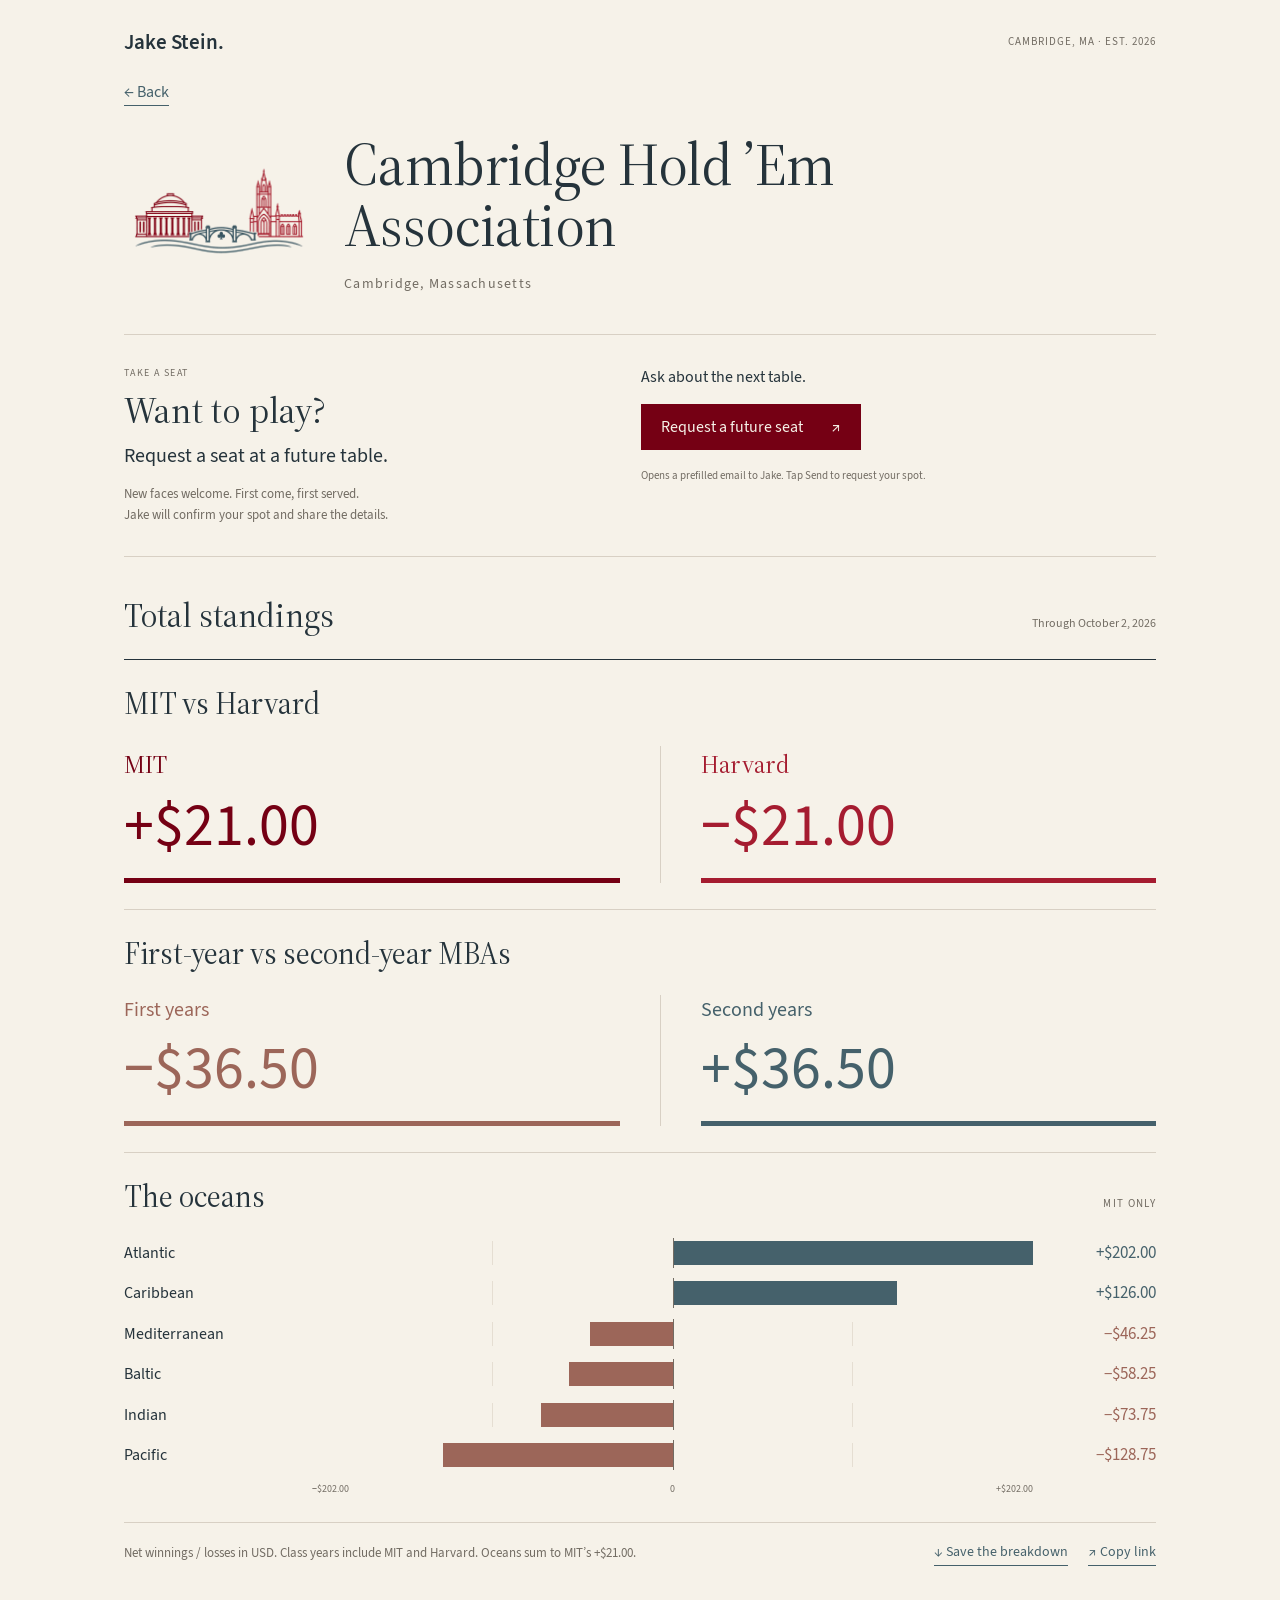
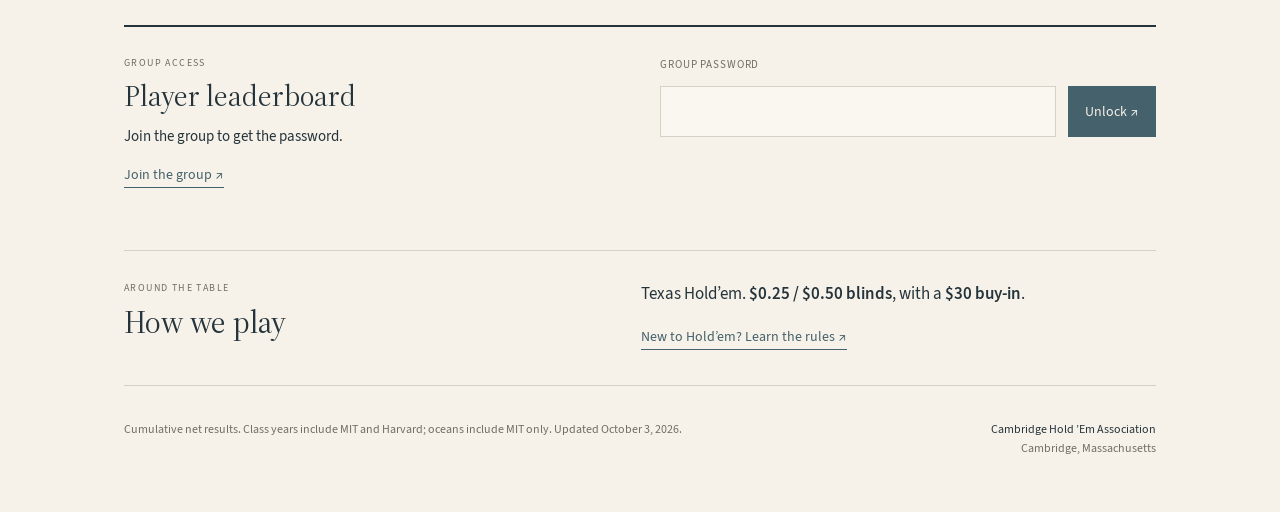
<file: holdem/index.html>
<!doctype html>
<html lang="en">
<head>
  <meta charset="utf-8">
  <meta name="viewport" content="width=device-width, initial-scale=1">
  <meta name="theme-color" content="#f6f2e9">
  <meta name="description" content="Cambridge Hold ’Em Association. Request a seat at an upcoming table and see MIT versus Harvard, MBA-year, and MIT-ocean standings.">
  <title>Standings · Cambridge Hold ’Em Association</title>
  <link rel="stylesheet" href="styles.css">
  <script type="module" src="app.mjs"></script>
</head>
<body>
  <a class="skip" href="#standings">Skip to standings</a>
  <div class="page">
    <div class="site-header"><a class="site-name" href="/">Jake Stein.</a><span class="site-note">CAMBRIDGE, MA · EST. 2026</span></div>
    <nav class="back-bar" aria-label="Back to Jake’s site"><a class="lnk" href="/">← Back</a></nav>
    <header class="masthead club-brand"><img class="club-mark" src="images/cambridge-emblem.png" alt="" width="190" height="150"><div><h1>Cambridge Hold ’Em<br>Association</h1><p class="lead">Cambridge, Massachusetts</p></div></header>
    <section class="play" id="play" aria-labelledby="play-title">
      <div class="play-intro"><p class="eyebrow">Take a seat</p><h2 id="play-title">Want to play?</h2><p class="play-lead">Request a seat at a future table.</p><p class="play-note">New faces welcome. First come, first served.<br>Jake will confirm your spot and share the details.</p></div>
      <div class="play-schedule"><ol class="upcoming-games" id="upcoming-games"><li class="game-empty"><p>Ask about the next table.</p><a class="seat-button" href="mailto:steinjp@mit.edu?subject=Cambridge%20Hold%20%E2%80%99Em%20%E2%80%94%20future%20seat%20request&amp;body=Hey%20Jake%2C%0D%0A%0D%0AI%27d%20like%20a%20seat%20at%20a%20future%20poker%20game.%20Please%20let%20me%20know%20what%27s%20coming%20up.">Request a future seat <span aria-hidden="true">↗</span></a></li></ol><p class="request-note">Opens a prefilled email to Jake. Tap Send to request your spot.</p></div>
    </section>
    <main id="standings">
      <div id="loading" role="status">Pulling up the table…</div>
      <div id="content" hidden>
        <div class="edition"><h2>Total standings</h2><p id="asof"></p></div>
        <div id="comparisons" class="comparisons"></div>
        <div class="share"><p>Net winnings / losses in USD.</p><div><button id="download">↓ Save the breakdown</button><button id="copy">↗ Copy link</button><a id="download-ready" class="lnk" hidden download>↓ Download image</a></div></div>
        <p id="action-status" class="action-status" role="status" aria-live="polite"></p>
        <section id="member-gate" class="member-gate" aria-labelledby="member-title">
          <div><p class="eyebrow">Group access</p><h2 id="member-title">Player leaderboard</h2><p>Join the group to get the password.</p><a class="lnk" href="mailto:steinjp@mit.edu?subject=Cambridge%20Hold%20%E2%80%99Em%20Association">Join the group ↗</a></div>
          <form id="unlock-form"><label for="group-password">Group password</label><div class="password-field"><input type="password" id="group-password" autocomplete="off" required><button type="submit" id="unlock">Unlock ↗</button></div><p id="unlock-status" role="status" aria-live="polite"></p></form>
        </section>
        <div id="member-content" hidden>
        <div class="member-controls"><span class="eyebrow">Group leaderboard unlocked</span><button id="lock" class="lnk">Lock leaderboard</button><button id="download-players" class="lnk">↓ Save player standings</button><a id="download-players-ready" class="lnk" hidden download>↓ Download player image</a></div>
        <section class="leaderboard" aria-labelledby="leaderboard-title">
          <div class="section-heading"><div><p class="eyebrow">Every seat, every dollar</p><h2 id="leaderboard-title">The leaderboard</h2></div><a href="#latest-game" id="latest-link">October 2 game ↗</a></div>
          <div class="filters"><label>School<select id="school-filter"><option value="all">Everyone</option><option value="MIT">MIT</option><option value="Harvard">Harvard</option></select></label><label>MBA year<select id="year-filter"><option value="all">All years</option><option value="1">First years</option><option value="2">Second years</option></select></label><label>MIT ocean<select id="ocean-filter"><option value="all">All oceans</option></select></label></div>
          <div class="ranking-heading"><span>Player</span><span>Net winnings / losses ($)</span><span>Net</span></div>
          <ol id="ranking" class="ranking"></ol>
          <p class="legend"><span class="positive-dot"></span> Up <span class="negative-dot"></span> Down · amounts are net results, in USD</p>
        </section>
        <section id="latest-game" class="latest" aria-labelledby="latest-title">
          <div class="section-heading"><div><p class="eyebrow">The latest night</p><h2 id="latest-title"></h2></div><span class="balanced" id="balance"></span></div>
          <div class="game-summary" id="game-summary"></div>
          <div class="game-table-wrap"><table><caption class="sr-only">Latest game player results</caption><thead><tr><th scope="col">Player</th><th scope="col">School</th><th scope="col">Net</th></tr></thead><tbody id="game-results"></tbody><tfoot><tr><th scope="row" colspan="2">Table total</th><td id="game-total"></td></tr></tfoot></table></div>
        </section>
        </div>
        <section class="house-rules" aria-labelledby="house-rules-title">
          <div><p class="eyebrow">Around the table</p><h2 id="house-rules-title">How we play</h2></div>
          <div><p>Texas Hold’em. <strong>$0.25 / $0.50 blinds</strong>, with a <strong>$30 buy-in</strong>.</p><a class="lnk" href="https://bicyclecards.com/how-to-play/texas-holdem-poker" target="_blank" rel="noopener noreferrer">New to Hold’em? Learn the rules ↗</a></div>
        </section>
        <footer><p id="source-note"></p><p>Cambridge Hold ’Em Association<br><span>Cambridge, Massachusetts</span></p></footer>
      </div>
    </main>
  </div>
</body>
</html>
</file>
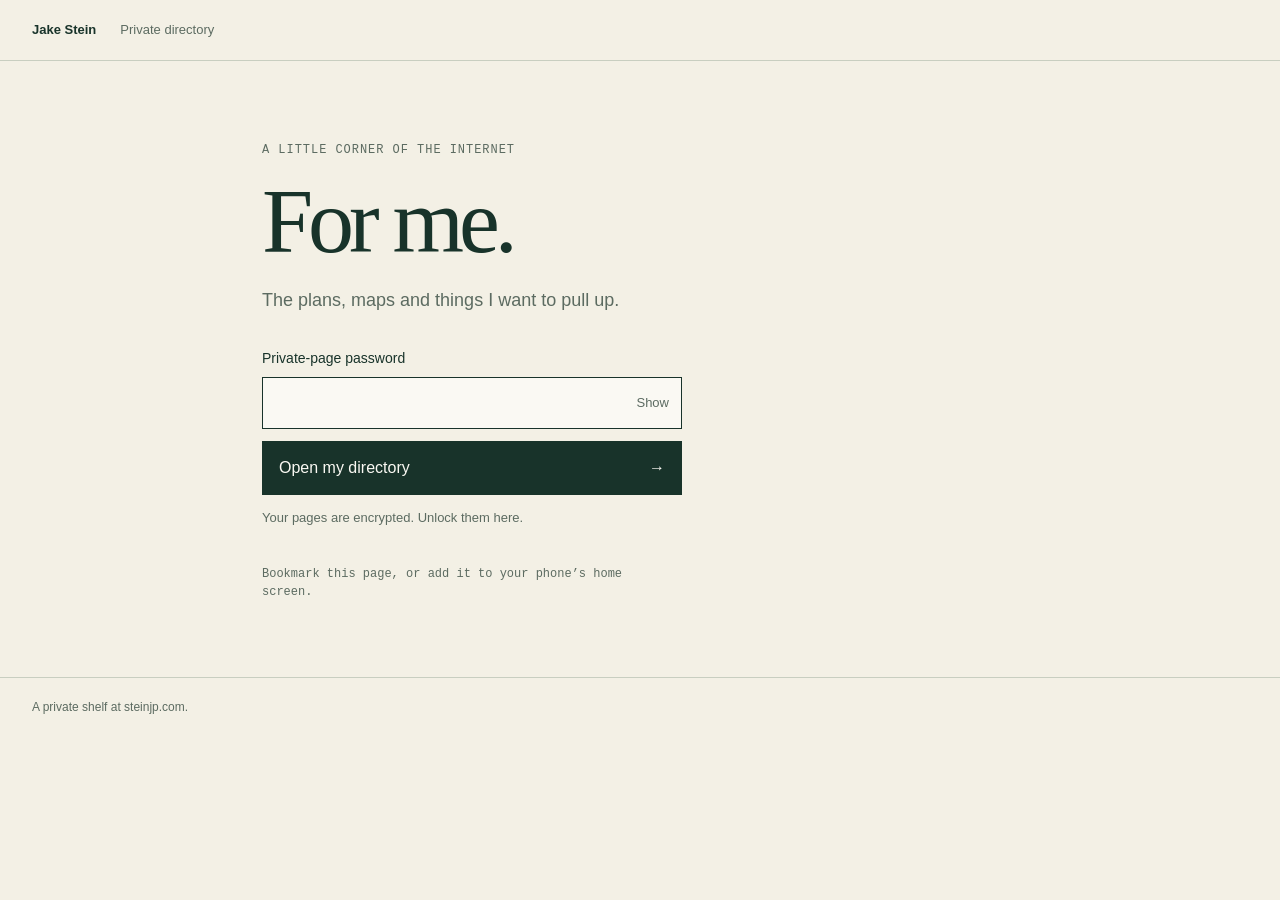
<file: private/index.html>
<!doctype html>
<html lang="en">
<head>
<meta charset="utf-8">
<meta name="viewport" content="width=device-width,initial-scale=1">
<meta name="robots" content="noindex,nofollow,noarchive">
<meta name="referrer" content="origin">
<meta name="color-scheme" content="light">
<meta http-equiv="Content-Security-Policy" content="default-src 'none'; script-src 'self' https://steinjp.com 'sha256-eSdPC1pfr+TDfrlZ3h5/uUkncggJUg9dn9XYsGRfmJo=' 'sha256-CpkJ6w/L9mrJkfaCyy16qtNBeG/wXdJXtJFmLRWlDWY=' 'sha256-xc1vYHVLwrfrH5wrS67DXDgSq+qmQ8iJLQIJMExpTQk='; style-src 'self' https://steinjp.com 'unsafe-inline'; img-src 'self' https://steinjp.com https://tile.openstreetmap.org data: blob:; connect-src 'self' https://tile.openstreetmap.org; frame-src 'self' blob:; object-src 'none'; base-uri 'none'; form-action 'none'">
<title>Private · Jake Stein</title>
<link rel="stylesheet" href="styles.css">
<script type="module" src="private.mjs"></script>
</head>
<body>
<header class="top"><a href="/">Jake Stein</a><span>Private directory</span><button id="lock" type="button" hidden>Lock <span aria-hidden="true">↗</span></button></header>
<main id="gate">
<div class="eyebrow">A little corner of the internet</div>
<h1>For me.</h1>
<p class="intro">The plans, maps and things I want to pull up.</p>
<form id="unlock-form">
<label for="password">Private-page password</label>
<div class="password-row"><input id="password" name="password" type="password" autocomplete="current-password" required spellcheck="false" autocapitalize="none" aria-describedby="status"><button id="show-password" type="button" aria-label="Show password" aria-pressed="false">Show</button></div>
<button class="primary" id="unlock" type="submit">Open my directory <span aria-hidden="true">→</span></button>
<p id="status" role="status" aria-live="polite">Your pages are encrypted. Unlock them here.</p>
</form>
<p class="small">Bookmark this page, or add it to your phone’s home screen.</p>
<noscript><p>JavaScript is needed to unlock your pages.</p></noscript>
</main>
<main id="directory" hidden>
<div class="eyebrow">The useful stuff</div><h1>My directory.</h1><p class="intro">Saved plans. Ready when I need them.</p>
<label class="search-label" for="search">Find a page</label><input id="search" type="search" placeholder="Search pages or tags…" autocomplete="off">
<div id="cards" class="cards"></div><p id="empty" hidden>No pages match that search.</p>
</main>
<section id="viewer" hidden aria-label="Private page">
<nav class="page-nav" aria-label="Private directory"><button id="back" type="button">← My directory</button><span id="page-title"></span></nav>
<nav id="file-nav" class="file-nav" aria-label="Private downloads"></nav>
<div id="frame-holder"></div>
</section>
<footer id="shell-footer">A private shelf at steinjp.com.</footer>
</body>
</html>
</file>
<file: holdem/styles.css>
/* Source fonts are by Adobe, under the SIL Open Font License included in fonts/. */
@font-face{font-family:ClubSerif;src:url('./fonts/source-serif-display.ttf') format('truetype');font-weight:400;font-display:swap}
@font-face{font-family:ClubText;src:url('./fonts/source-serif-text.ttf') format('truetype');font-weight:400;font-display:swap}
@font-face{font-family:ClubSans;src:url('./fonts/source-sans-regular.ttf') format('truetype');font-weight:400;font-display:swap}
@font-face{font-family:ClubSans;src:url('./fonts/source-sans-semibold.ttf') format('truetype');font-weight:600;font-display:swap}
:root{--ink:#25333b;--paper:#f6f2e9;--muted:#726c63;--hair:#d8d0c4;--mit:#750014;--harvard:#a51c30;--river:#45616b;--loss:#9c6659;--serif:ClubSerif,Georgia,serif;--body:ClubSans,'Helvetica Neue',Arial,sans-serif}
*{box-sizing:border-box}html,body{margin:0;background:var(--paper);color:var(--ink)}html{scroll-behavior:smooth}body{font:18px/1.5 var(--body);-webkit-font-smoothing:antialiased}button,input,select{font:inherit;color:inherit}button,a,select,input{-webkit-tap-highlight-color:transparent}a{color:inherit}button{cursor:pointer}[hidden]{display:none!important}button:focus-visible,a:focus-visible,input:focus-visible,select:focus-visible{outline:2px solid var(--river);outline-offset:4px}
.page{max-width:1100px;padding:28px 34px 42px;margin:auto}.site-header{display:flex;justify-content:space-between;align-items:center;gap:20px;margin-bottom:24px}.site-name{font:600 21px var(--body);text-decoration:none}.site-note{font-size:11px;letter-spacing:.09em;color:var(--muted)}.back-bar{font-size:16px;margin-bottom:30px}.lnk,.section-heading>a,.share button{color:var(--river);text-decoration:none;background:transparent;border:0;border-bottom:1px solid currentColor;padding:0 0 3px}.lnk:hover,.section-heading>a:hover,.share button:hover{color:var(--mit)}
.club-brand{display:flex;align-items:center;gap:30px;padding:0 0 40px}.club-mark{width:190px;height:150px;object-fit:contain;flex-shrink:0}.masthead h1{font:400 clamp(37px,5vw,59px)/1.04 var(--serif);letter-spacing:-.01em;margin:0 0 16px}.lead{margin:0;font-size:14px;letter-spacing:.09em;color:var(--muted)}h2{font:400 34px/1.15 var(--serif);margin:0}h3{font:400 31px/1.15 var(--serif);margin:0}.edition{display:flex;justify-content:space-between;align-items:baseline;gap:20px;margin-bottom:24px}.edition p{font-size:12px;color:var(--muted);margin:0}.eyebrow{font-size:10px;text-transform:uppercase;letter-spacing:.14em;color:var(--muted);margin:0 0 9px}
.comparisons{border-top:1px solid var(--ink)}.comparison{padding:26px 0;border-bottom:1px solid var(--hair)}.comparison:last-child{border-bottom:0}.comparison-heading{display:flex;align-items:baseline;justify-content:space-between;gap:20px}.scope{font-size:11px;letter-spacing:.12em;text-transform:uppercase;color:var(--muted);margin:0;white-space:nowrap}.pair{display:grid;grid-template-columns:1fr 1fr;gap:40px;margin:24px 0 0}.pair>div:last-child{border-left:1px solid var(--hair);padding-left:40px}.group-name{display:block;font-size:20px}.school-pair .group-name{font:400 26px var(--serif)}.group-total{display:block;font:400 clamp(39px,5.4vw,60px)/1.1 var(--body);font-variant-numeric:lining-nums tabular-nums;margin:10px 0 20px}.total-rule{display:block;width:100%;height:5px;background:var(--river)}.down .total-rule{background:var(--loss)}.neutral .total-rule{background:var(--hair)}.up{color:var(--river)}.down{color:var(--loss)}.neutral{color:var(--muted)}.school-MIT{color:var(--mit)}.school-Harvard{color:var(--harvard)}.school-MIT .total-rule{background:var(--mit)}.school-Harvard .total-rule{background:var(--harvard)}
.ocean-bars{display:grid;margin-top:25px;gap:15px}.diverging{display:grid;grid-template-columns:170px 1fr 105px;gap:18px;align-items:center}.diverging>span:first-child{font-size:16px}.diverging>span:last-child{text-align:right;font-size:17px;font-variant-numeric:tabular-nums}.bar-field{height:24px;position:relative;background-image:linear-gradient(to right,transparent calc(25% - .5px),#e5ded2 calc(25% - .5px),#e5ded2 calc(25% + .5px),transparent calc(25% + .5px),transparent calc(75% - .5px),#e5ded2 calc(75% - .5px),#e5ded2 calc(75% + .5px),transparent calc(75% + .5px))}.bar-field:after{content:'';position:absolute;left:50%;top:-3px;bottom:-3px;width:1px;background:var(--muted)}.bar{height:100%;position:absolute;top:0}.bar.positive{left:50%;background:var(--river)}.bar.negative{right:50%;background:var(--loss)}.axis{display:grid;grid-template-columns:170px 1fr 105px;gap:18px;margin-top:13px;color:var(--muted);font-size:10px;font-variant-numeric:tabular-nums}.axis>div{display:flex;justify-content:space-between}
.share{display:flex;justify-content:space-between;align-items:center;gap:28px;border-top:1px solid var(--hair);padding-top:18px}.share p{font-size:13px;line-height:1.55;color:var(--muted);max-width:54%;margin:0}.share>div{display:flex;gap:20px;flex-wrap:wrap;flex-shrink:0}.share button,.share .lnk{font-size:14px}.share button:disabled{color:var(--muted);cursor:progress}.action-status{min-height:21px;font-size:12px;margin:12px 0;color:var(--river)}
.member-gate{margin-top:26px;padding:28px 0;border-top:2px solid var(--ink);display:grid;grid-template-columns:1fr 1fr;gap:40px;align-items:center}.member-gate h2{font-size:30px}.member-gate p:not(.eyebrow){font-size:15px;margin:12px 0}.member-gate .lnk{font-size:14px}.member-gate form label{display:block;font-size:11px;text-transform:uppercase;letter-spacing:.08em;color:var(--muted);margin-bottom:12px}.password-field{display:flex;gap:12px}.password-field input{min-width:0;flex:1;width:100%;border:1px solid var(--hair);background:#faf7f1;border-radius:0;padding:11px 12px}.password-field button{border:0;background:var(--river);color:var(--paper);white-space:nowrap;padding:11px 17px;font-size:14px}.password-field button:disabled{opacity:.6;cursor:progress}#unlock-status{min-height:24px;color:var(--muted)}
.member-controls{border-top:2px solid var(--ink);padding-top:23px;display:flex;gap:22px;align-items:center;flex-wrap:wrap;margin-top:28px}.member-controls .eyebrow{margin:0 auto 0 0}.member-controls .lnk{font-size:13px}.leaderboard{margin-top:34px}.section-heading{display:flex;align-items:center;justify-content:space-between;gap:18px;margin-bottom:24px}.section-heading h2{font-size:31px}.section-heading>a{font-size:14px}.filters{display:flex;align-items:end;gap:28px;margin-bottom:26px}.filters label{font-size:11px;text-transform:uppercase;letter-spacing:.07em;color:var(--muted);min-width:150px}.filters select{display:block;padding:10px 26px 8px 0;background:none;border:0;border-bottom:1px solid var(--hair);font:16px var(--body);width:100%;text-transform:none;letter-spacing:0}.ranking-heading,.ranking li{display:grid;grid-template-columns:225px 1fr 105px;gap:17px}.ranking-heading{font-size:11px;text-transform:uppercase;border-bottom:1px solid var(--hair);padding-bottom:14px;color:var(--muted)}.ranking-heading>span:nth-child(2){text-align:center}.ranking-heading>span:last-child{text-align:right}.ranking{padding:0;margin:0;list-style:none}.ranking li{align-items:center;border-bottom:1px solid var(--hair);padding:15px 0}.player{display:flex;align-items:baseline;gap:14px}.rank{font-size:11px;color:var(--muted);width:18px;flex-shrink:0}.player-name{font:400 24px var(--serif)}.player-detail{display:block;font:11px/1.4 var(--body);color:var(--muted);margin-top:5px}.ranking .bar-field{height:20px}.player-net{text-align:right;font-size:23px;font-variant-numeric:tabular-nums}.legend{font-size:11px;color:var(--muted);display:flex;align-items:center;gap:7px;margin-top:20px}.positive-dot,.negative-dot{width:10px;height:10px;background:var(--river)}.negative-dot{background:var(--loss);margin-left:10px}.empty{padding:24px 0;color:var(--muted);font-size:15px}
.latest{margin-top:52px;border-top:2px solid var(--ink);padding-top:27px}.balanced{font-size:11px;color:var(--river);border:1px solid var(--river);padding:5px 9px;white-space:nowrap}.game-summary{display:grid;grid-template-columns:repeat(2,1fr);border-top:1px solid var(--hair);border-bottom:1px solid var(--hair);margin-bottom:15px}.game-summary>div{padding:18px 0}.game-summary span{font-size:11px;text-transform:uppercase;color:var(--muted);display:block;margin-bottom:8px}.game-summary strong{font-size:30px;font-weight:400;font-variant-numeric:tabular-nums}table{width:100%;border-collapse:collapse;font-size:16px}th,td{text-align:left;padding:14px 0;border-bottom:1px solid var(--hair)}thead th{font-size:11px;text-transform:uppercase;color:var(--muted);font-weight:400}table td:last-child,table th:last-child{text-align:right;font-variant-numeric:tabular-nums}tbody td:first-child{font:24px var(--serif)}tfoot th,tfoot td{border-top:1px solid var(--ink);border-bottom:0;font-size:15px;padding-top:17px;font-weight:400}
footer{display:flex;justify-content:space-between;gap:30px;margin-top:36px;padding-top:22px;border-top:1px solid var(--hair);color:var(--muted);font-size:12px;line-height:1.6}footer p:first-child{max-width:600px}footer p:last-child{text-align:right;color:var(--ink)}footer span{color:var(--muted)}#loading{padding:45px 0;font:26px var(--serif)}.skip{position:fixed;top:-70px;left:20px;padding:10px;background:var(--paper);z-index:9}.skip:focus{top:10px}.sr-only{position:absolute;width:1px;height:1px;overflow:hidden;clip:rect(0,0,0,0)}
@media(max-width:700px){.page{padding:23px 22px 34px}.site-header{margin-bottom:23px}.site-note{font-size:9px;letter-spacing:.04em}.site-name{font-size:19px}.back-bar{font-size:15px;margin-bottom:27px}.club-brand{gap:18px;padding-bottom:30px}.club-mark{width:120px;height:120px}.masthead h1{font-size:38px;margin-bottom:12px}.lead{font-size:11px}.edition{gap:15px;margin-bottom:20px}.edition h2{font-size:27px}.edition p{font-size:10px;text-align:right}.comparison{padding:23px 0}.comparison-heading h3{font-size:28px}.scope{font-size:10px}.pair{gap:22px;margin-top:20px}.pair>div:last-child{padding-left:22px}.group-name{font-size:17px}.school-pair .group-name{font-size:24px}.group-total{font-size:38px;margin-bottom:17px}.diverging,.axis{grid-template-columns:116px 1fr 82px;gap:10px}.diverging>span:first-child{font-size:14px}.diverging>span:last-child{font-size:14px}.axis{font-size:9px}.ocean-bars{gap:14px}.share{align-items:start;flex-direction:column;gap:17px}.share p{max-width:100%;font-size:12px}.share>div{gap:21px}.member-gate{grid-template-columns:1fr;gap:24px;margin-top:22px;padding:26px 0}.member-gate h2{font-size:28px}.member-gate p:not(.eyebrow){font-size:14px}.password-field input{font-size:16px}.member-controls{gap:17px}.member-controls .eyebrow{flex-basis:100%}.section-heading h2{font-size:27px}.section-heading>a{font-size:12px}.filters{gap:13px}.filters label{min-width:0;flex:1;font-size:10px}.filters select{font-size:14px;padding-right:16px}.ranking-heading,.ranking li{grid-template-columns:132px 1fr 83px;gap:9px}.ranking-heading{font-size:9px}.ranking-heading>span:nth-child(2){font-size:8px}.player{gap:8px}.rank{width:14px;font-size:10px}.player-name{font-size:22px}.player-detail{font-size:9px}.player-net{font-size:20px}.ranking li{padding:13px 0}.legend{font-size:10px;flex-wrap:wrap}.latest{margin-top:43px}.game-summary strong{font-size:26px}.game-summary span{font-size:10px}.balanced{font-size:9px;padding:5px}footer{flex-direction:column;gap:5px;margin-top:29px;font-size:11px}footer p:last-child{text-align:left}}
@media(max-width:470px){.club-brand{flex-direction:column;align-items:flex-start;gap:15px}.club-mark{width:175px;height:112px}.masthead h1{font-size:39px}.lead{font-size:11px}.group-total{font-size:36px}.comparison-heading h3{font-size:27px}.diverging,.axis{grid-template-columns:103px 1fr 77px;gap:7px}.diverging>span:first-child,.diverging>span:last-child{font-size:13px}.comparison-heading{gap:14px}}
@media(max-width:360px){.page{padding-left:17px;padding-right:17px}.masthead h1{font-size:35px}.group-total{font-size:33px}.diverging,.axis{grid-template-columns:96px 1fr 72px;gap:6px}.diverging>span:first-child,.diverging>span:last-child{font-size:12px}.comparison-heading h3{font-size:25px}.ranking-heading,.ranking li{grid-template-columns:120px 1fr 78px;gap:6px}}
.play{display:grid;grid-template-columns:1fr 1.1fr;gap:48px;border-top:1px solid var(--hair);border-bottom:1px solid var(--hair);padding:30px 0;margin-bottom:39px}.play h2{font-size:37px}.play-lead{font:400 20px/1.4 var(--body);margin:11px 0 14px}.play-note,.request-note{font-size:13px;line-height:1.6;color:var(--muted);margin:0}.upcoming-games{list-style:none;padding:0;margin:0}.upcoming-game{display:flex;gap:23px;align-items:flex-start;padding:0 0 23px;margin:0 0 23px;border-bottom:1px solid var(--hair)}.upcoming-game:last-child{padding:0;margin:0;border:0}.game-date{width:66px;flex-shrink:0;border-top:3px solid var(--mit);padding-top:8px;text-align:center;color:var(--mit)}.game-date span{display:block;text-transform:uppercase;font-size:12px;letter-spacing:.15em}.game-date strong{display:block;font:400 43px/1.1 var(--serif);font-variant-numeric:tabular-nums;margin-top:2px}.game-details h3{font:400 25px/1.25 var(--serif);margin:0}.game-details p{font-size:14px;color:var(--muted);margin:7px 0 15px}.seat-button{display:inline-flex;align-items:center;justify-content:space-between;gap:28px;min-height:46px;padding:10px 20px;background:var(--mit);color:var(--paper);font-size:16px;text-decoration:none}.seat-button:hover{background:var(--harvard)}.request-note{font-size:11px;margin-top:17px}.game-empty p{font-size:16px;margin:0 0 15px}
@media(max-width:700px){.play{grid-template-columns:1fr;gap:25px;padding:24px 0;margin-bottom:30px}.play h2{font-size:33px}.play-lead{font-size:18px;margin:8px 0 11px}.play-note{font-size:12px}.upcoming-game{gap:19px}.game-details{flex:1;min-width:0}.game-details h3{font-size:24px}.game-details p{font-size:13px}.game-date{width:58px}.game-date strong{font-size:39px}.seat-button{width:100%;padding:11px 17px}.request-note{font-size:11px;max-width:310px}}
.house-rules{display:grid;grid-template-columns:1fr 1.1fr;gap:48px;border-top:1px solid var(--hair);padding:29px 0 0;margin-top:35px}.house-rules h2{font-size:32px}.house-rules p:not(.eyebrow){font-size:17px;line-height:1.6;margin:0 0 15px}.house-rules strong{font-weight:600}.house-rules a{font-size:14px}@media(max-width:700px){.house-rules{grid-template-columns:1fr;gap:16px;padding-top:25px;margin-top:28px}.house-rules h2{font-size:28px}.house-rules p:not(.eyebrow){font-size:16px}}
@media(prefers-reduced-motion:reduce){html{scroll-behavior:auto}*{transition:none!important}}
</file>
<file: private/styles.css>
:root{--paper:#f3f0e5;--ink:#18332a;--muted:#5c6b61;--line:#c8cec0;--lime:#d3ef68;--white:#faf9f3;--orange:#ad512c}
*{box-sizing:border-box}body{margin:0;background:var(--paper);color:var(--ink);font:16px/1.5 "Avenir Next","Trebuchet MS",sans-serif}[hidden]{display:none!important}button,input{font:inherit}a{color:inherit;text-underline-offset:4px}button{cursor:pointer}button:focus-visible,a:focus-visible,input:focus-visible{outline:3px solid var(--orange);outline-offset:3px}.top{max-width:1400px;margin:auto;padding:20px 32px;display:flex;align-items:center;gap:24px;border-bottom:1px solid var(--line);font-size:13px}.top>a{text-decoration:none;font-weight:600}.top>span{color:var(--muted);margin-right:auto}.top button{border:1px solid var(--ink);background:transparent;padding:7px 12px}main{max-width:820px;margin:0 auto;padding:80px 32px 64px}.eyebrow,.small,.tags,.search-label{font:12px/1.5 "Courier New",monospace}.eyebrow,.tags,.search-label{letter-spacing:.08em;text-transform:uppercase}.eyebrow{color:var(--muted);margin-bottom:16px}h1{font:normal clamp(56px,9vw,92px)/1 Georgia,serif;letter-spacing:-.055em;margin:0}.intro{color:var(--muted);margin:20px 0 34px;max-width:420px;font-size:18px}form{max-width:420px}label{display:block;margin-bottom:8px;font-size:14px}.password-row{display:flex;border:1px solid var(--ink);background:var(--white);margin-bottom:12px}input{width:100%;min-width:0;background:var(--white);color:var(--ink);border:1px solid var(--line);padding:13px 15px;border-radius:0;font-size:16px}.password-row input{border:0}.password-row button{padding:8px 12px;border:0;background:transparent;color:var(--muted);font-size:13px}.primary{display:flex;justify-content:space-between;gap:24px;align-items:center;width:100%;border:1px solid var(--ink);background:var(--ink);color:var(--white);padding:14px 16px;text-align:left}.primary:hover{background:#2e5341}.primary:disabled{opacity:.6;cursor:wait}#status{font-size:13px;color:var(--muted);min-height:22px;margin:13px 0 0}.small{color:var(--muted);max-width:380px;margin-top:35px}#directory{max-width:1050px}#search{max-width:450px}.cards{display:grid;grid-template-columns:repeat(2,minmax(0,1fr));gap:18px;margin-top:25px}.card{border:1px solid var(--ink);background:var(--white);padding:24px;display:flex;flex-direction:column;text-align:left;color:var(--ink);min-height:225px}.card:hover{background:var(--lime)}.tags{color:var(--muted);font-size:11px}.card strong{font:normal 36px/1.1 Georgia,serif;letter-spacing:-.04em;margin:20px 0 14px}.card p{font-size:14px;margin:0 0 20px;color:var(--muted)}.card .open{font-size:13px;margin-top:auto}#viewer{max-width:1400px;margin:auto}.page-nav{display:flex;align-items:center;gap:20px;padding:16px 32px;border-bottom:1px solid var(--line);font-size:13px}.page-nav button{background:transparent;border:0;color:var(--ink);padding:6px 0;text-decoration:underline;text-underline-offset:4px}.page-nav>span{margin-left:auto;color:var(--muted)}iframe{display:block;width:100%;min-height:700px;border:0}footer{max-width:1400px;margin:0 auto;padding:20px 32px 26px;color:var(--muted);font-size:12px;border-top:1px solid var(--line)}
@media(max-width:650px){.top{padding:18px 20px;gap:16px}.top>span{font-size:12px}main{padding:60px 20px 45px}h1{font-size:64px}.intro{font-size:17px}.cards{grid-template-columns:1fr}.page-nav{padding:12px 20px;gap:14px}.card{min-height:210px}footer{padding:20px}}

.file-nav{display:flex;flex-wrap:wrap;gap:10px 22px;padding:10px 32px;border-bottom:1px solid var(--line);font-size:12px}.file-nav:empty{display:none}@media(max-width:650px){.file-nav{padding:10px 20px}}
</file>
